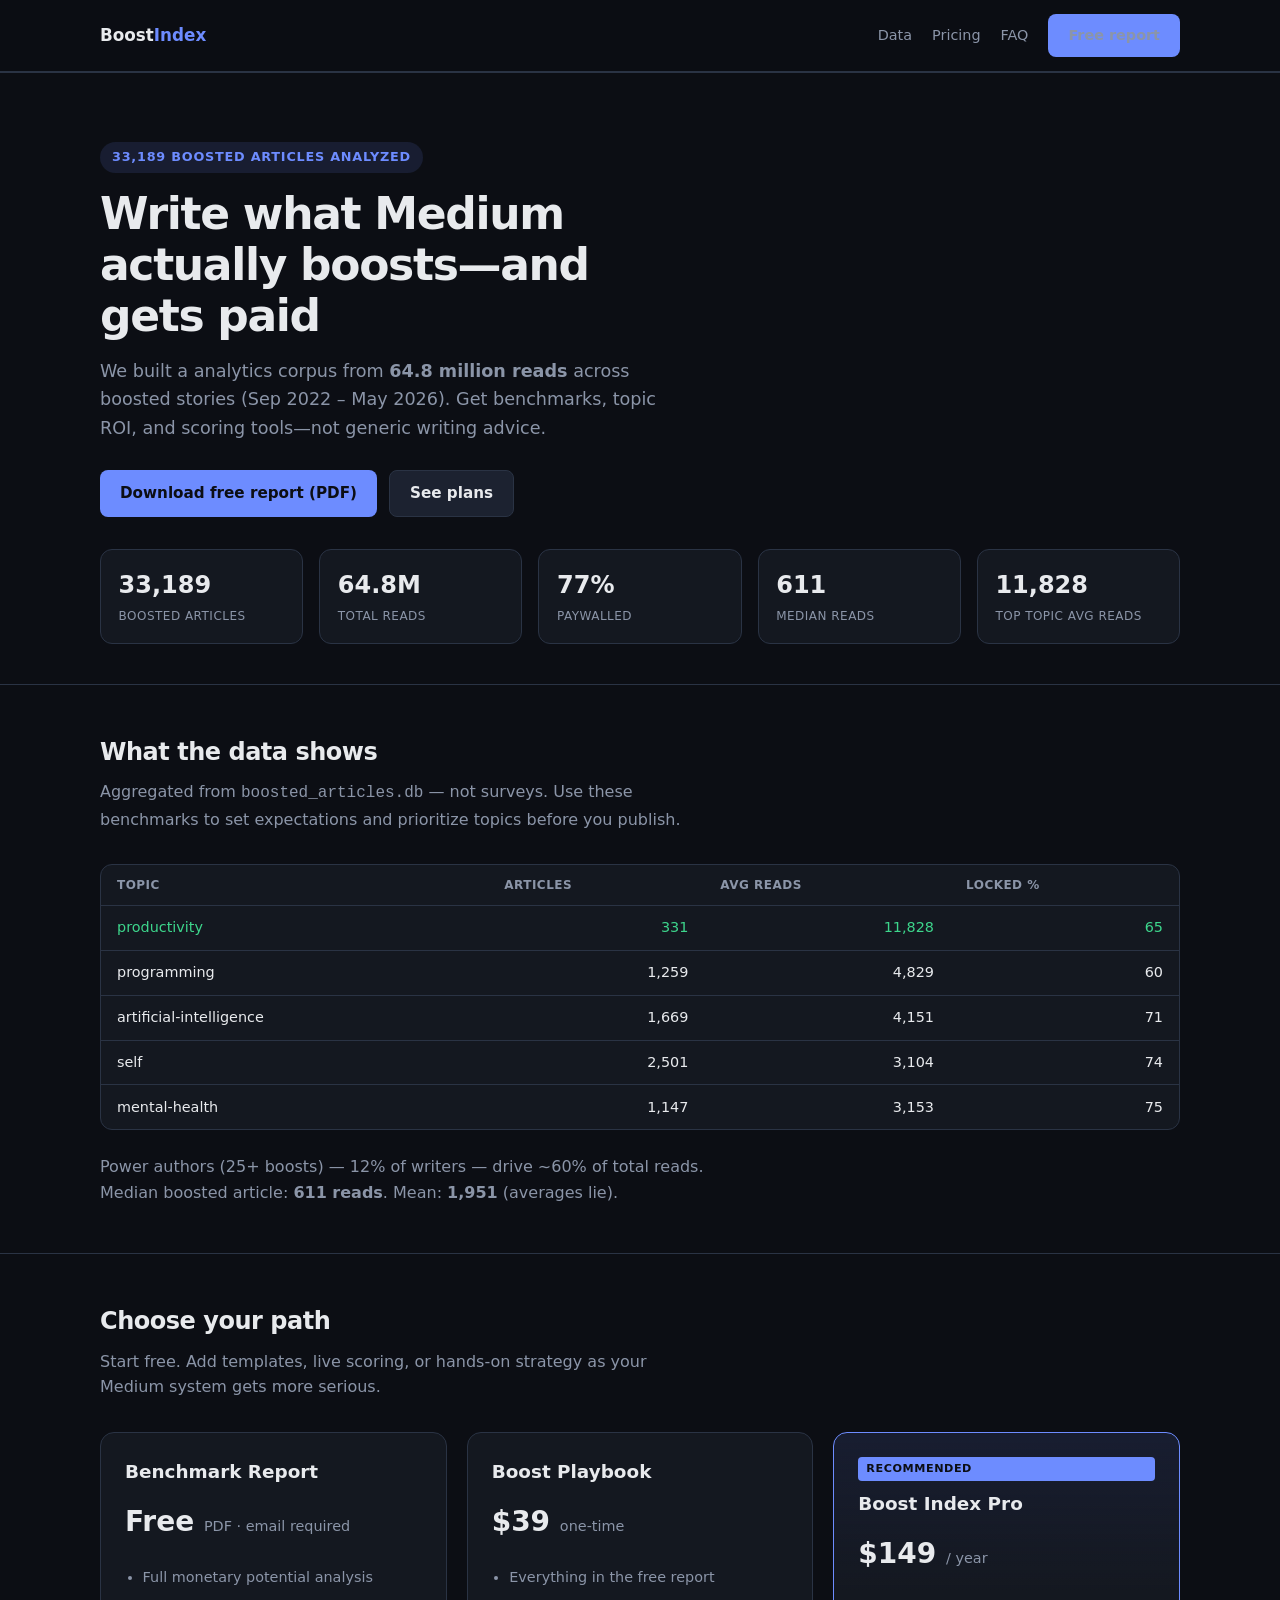
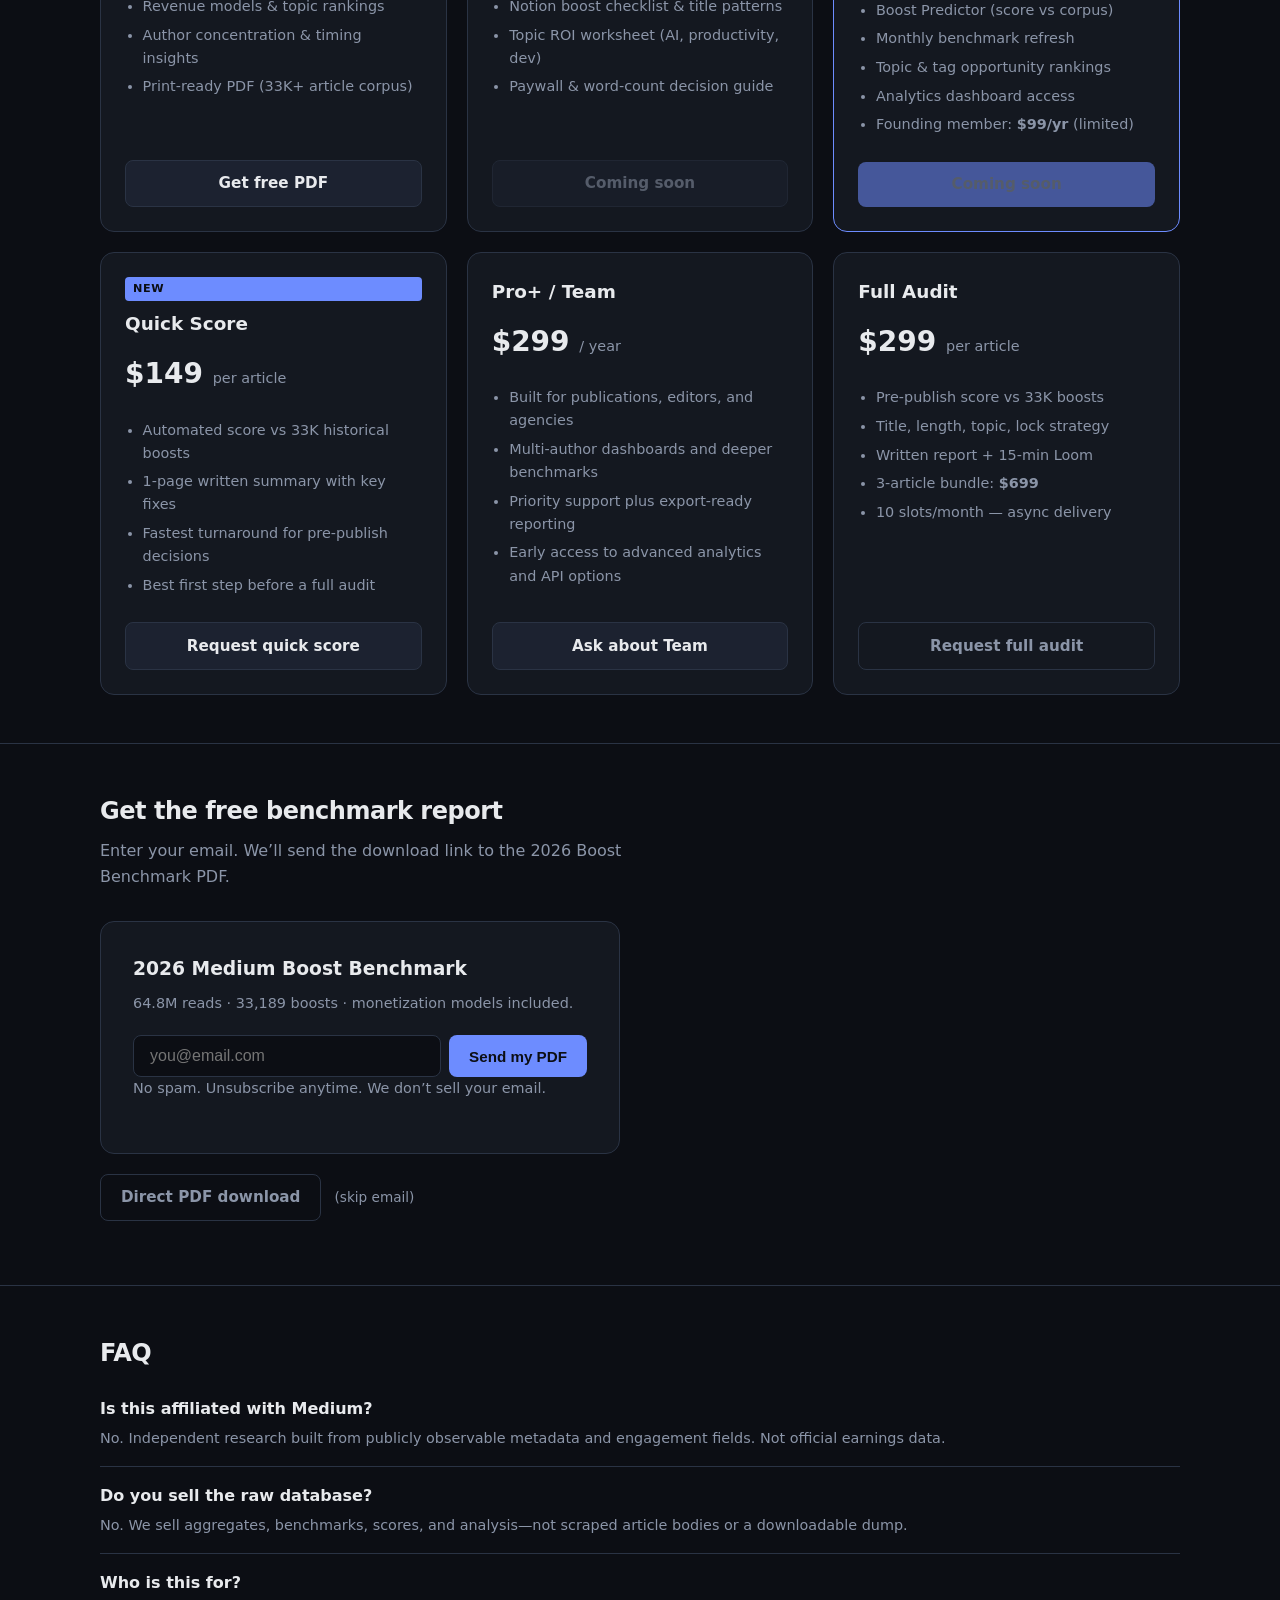
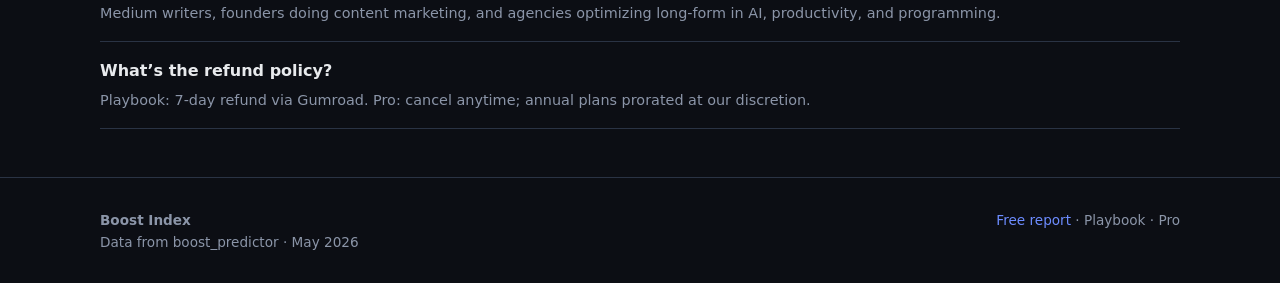
<file: landing/index.html>
<!DOCTYPE html>
<html lang="en">
<head>
  <meta charset="UTF-8">
  <meta name="viewport" content="width=device-width, initial-scale=1.0">
  <meta name="description" content="Benchmark report and tools built from 33,189 Medium boosts and 64.8M reads. Know what gets distributed—and what earns.">
  <title>Boost Index — Medium Boost Intelligence</title>
  <link rel="stylesheet" href="styles.css?v=20260525">
  <!--
    CONFIG: Edit landing/config.js before deploy (Gumroad URLs, Formspree endpoint).
  -->
  <script src="config.js?v=20260525" defer></script>
</head>
<body>

  <header class="site-header">
    <div class="container header-inner">
      <a class="logo" href="#">Boost<span>Index</span></a>
      <nav class="nav">
        <a class="hide-mobile" href="#proof">Data</a>
        <a class="hide-mobile" href="#pricing">Pricing</a>
        <a class="hide-mobile" href="#faq">FAQ</a>
        <a href="#lead" class="btn btn-primary">Free report</a>
      </nav>
    </div>
  </header>

  <main>
    <section class="hero">
      <div class="container">
        <p class="config-hint hide-print" id="configBanner" hidden>
          Developer: set <code>FORM_ENDPOINT</code> and Gumroad URLs in <code>landing/config.js</code>.
        </p>

        <p class="eyebrow" id="heroEyebrow">33,189 boosted articles analyzed</p>
        <h1>Write what Medium actually boosts—and gets paid</h1>
        <p class="hero-lead">
          We built a analytics corpus from <strong>64.8 million reads</strong> across boosted stories
          (Sep 2022 – May 2026). Get benchmarks, topic ROI, and scoring tools—not generic writing advice.
        </p>
        <div class="hero-cta">
          <a href="#lead" class="btn btn-primary">Download free report (PDF)</a>
          <a href="#pricing" class="btn btn-secondary">See plans</a>
        </div>

        <!-- BOOST_STATS_ROW:BEGIN -->
        <div class="stats-row">
          <div class="stat-card">
            <div class="val">33,189</div>
            <div class="lbl">Boosted articles</div>
          </div>
          <div class="stat-card">
            <div class="val">64.8M</div>
            <div class="lbl">Total reads</div>
          </div>
          <div class="stat-card">
            <div class="val">77%</div>
            <div class="lbl">Paywalled</div>
          </div>
          <div class="stat-card">
            <div class="val">611</div>
            <div class="lbl">Median reads</div>
          </div>
          <div class="stat-card">
            <div class="val">11,828</div>
            <div class="lbl">Top topic avg reads</div>
          </div>
        </div>
        <!-- BOOST_STATS_ROW:END -->
      </div>
    </section>

    <section id="proof">
      <div class="container">
        <h2 class="section-title">What the data shows</h2>
        <p class="section-sub">
          Aggregated from <code>boosted_articles.db</code> — not surveys. Use these benchmarks to set expectations
          and prioritize topics before you publish.
        </p>

        <div class="table-wrap">
          <table>
            <thead>
              <tr>
                <th>Topic</th>
                <th class="num">Articles</th>
                <th class="num">Avg reads</th>
                <th class="num">Locked %</th>
              </tr>
            </thead>
            <tbody>
              <!-- BOOST_TOPIC_ROWS:BEGIN -->
              <tr class="highlight-row">
                <td>productivity</td>
                <td class="num">331</td>
                <td class="num">11,828</td>
                <td class="num">65</td>
              </tr>
              <tr>
                <td>programming</td>
                <td class="num">1,259</td>
                <td class="num">4,829</td>
                <td class="num">60</td>
              </tr>
              <tr>
                <td>artificial-intelligence</td>
                <td class="num">1,669</td>
                <td class="num">4,151</td>
                <td class="num">71</td>
              </tr>
              <tr>
                <td>self</td>
                <td class="num">2,501</td>
                <td class="num">3,104</td>
                <td class="num">74</td>
              </tr>
              <tr>
                <td>mental-health</td>
                <td class="num">1,147</td>
                <td class="num">3,153</td>
                <td class="num">75</td>
              </tr>
              <!-- BOOST_TOPIC_ROWS:END -->
            </tbody>
          </table>
        </div>

        <p class="section-sub" style="margin-top: 1.5rem; margin-bottom: 0;">
          Power authors (25+ boosts) — 12% of writers — drive ~60% of total reads.
          Median boosted article: <strong>611 reads</strong>. Mean: <strong>1,951</strong> (averages lie).
        </p>
      </div>
    </section>

    <section id="pricing">
      <div class="container">
        <h2 class="section-title">Choose your path</h2>
        <p class="section-sub">Start free. Add templates, live scoring, or hands-on strategy as your Medium system gets more serious.</p>

        <div class="cards">
          <article class="card">
            <h3>Benchmark Report</h3>
            <p class="price">Free <small>PDF · email required</small></p>
            <ul>
              <li>Full monetary potential analysis</li>
              <li>Revenue models &amp; topic rankings</li>
              <li>Author concentration &amp; timing insights</li>
              <li>Print-ready PDF (33K+ article corpus)</li>
            </ul>
            <a href="#lead" class="btn btn-secondary">Get free PDF</a>
          </article>

          <article class="card">
            <h3>Boost Playbook</h3>
            <p class="price">$39 <small>one-time</small></p>
            <ul>
              <li>Everything in the free report</li>
              <li>Notion boost checklist &amp; title patterns</li>
              <li>Topic ROI worksheet (AI, productivity, dev)</li>
              <li>Paywall &amp; word-count decision guide</li>
            </ul>
            <a href="#" class="btn btn-secondary" id="linkPlaybook" target="_blank" rel="noopener">Buy on Gumroad</a>
          </article>

          <article class="card featured">
            <span class="badge">Recommended</span>
            <h3>Boost Index Pro</h3>
            <p class="price">$149 <small>/ year</small></p>
            <ul>
              <li>Boost Predictor (score vs corpus)</li>
              <li>Monthly benchmark refresh</li>
              <li>Topic &amp; tag opportunity rankings</li>
              <li>Analytics dashboard access</li>
              <li>Founding member: <strong>$99/yr</strong> (limited)</li>
            </ul>
            <a href="#" class="btn btn-primary" id="linkPro" target="_blank" rel="noopener">Join Pro — Gumroad</a>
          </article>

          <article class="card">
            <span class="badge">New</span>
            <h3>Quick Score</h3>
            <p class="price">$149 <small>per article</small></p>
            <ul>
              <li>Automated score vs 33K historical boosts</li>
              <li>1-page written summary with key fixes</li>
              <li>Fastest turnaround for pre-publish decisions</li>
              <li>Best first step before a full audit</li>
            </ul>
            <a href="mailto:hello@boosts.ninja?subject=Quick%20Score%20Request" class="btn btn-secondary">Request quick score</a>
          </article>

          <article class="card">
            <h3>Pro+ / Team</h3>
            <p class="price">$299 <small>/ year</small></p>
            <ul>
              <li>Built for publications, editors, and agencies</li>
              <li>Multi-author dashboards and deeper benchmarks</li>
              <li>Priority support plus export-ready reporting</li>
              <li>Early access to advanced analytics and API options</li>
            </ul>
            <a href="mailto:hello@boosts.ninja?subject=Boost%20Index%20Team%20Inquiry" class="btn btn-secondary">Ask about Team</a>
          </article>

          <article class="card">
            <h3>Full Audit</h3>
            <p class="price">$299 <small>per article</small></p>
            <ul>
              <li>Pre-publish score vs 33K boosts</li>
              <li>Title, length, topic, lock strategy</li>
              <li>Written report + 15-min Loom</li>
              <li>3-article bundle: <strong>$699</strong></li>
              <li>10 slots/month — async delivery</li>
            </ul>
            <a href="mailto:hello@boosts.ninja?subject=Full%20Audit%20Request" class="btn btn-ghost">Request full audit</a>
          </article>
        </div>
      </div>
    </section>

    <section id="lead">
      <div class="container">
        <h2 class="section-title">Get the free benchmark report</h2>
        <p class="section-sub">Enter your email. We’ll send the download link to the 2026 Boost Benchmark PDF.</p>

        <form class="lead-form" id="leadForm" action="#" method="POST">
          <h3>2026 Medium Boost Benchmark</h3>
          <p>64.8M reads · 33,189 boosts · monetization models included.</p>
          <div class="form-row">
            <input type="email" name="email" id="email" placeholder="you@email.com" required autocomplete="email">
            <button type="submit" class="btn btn-primary">Send my PDF</button>
          </div>
          <p class="form-note">No spam. Unsubscribe anytime. We don’t sell your email.</p>
          <p class="form-success" id="formSuccess" role="status"></p>
        </form>

        <p style="margin-top: 1.25rem;">
          <a href="assets/report.pdf" class="btn btn-ghost" id="directPdf" download>
            Direct PDF download
          </a>
          <span style="color: var(--muted); font-size: 0.85rem; margin-left: 0.5rem;">(skip email)</span>
        </p>
      </div>
    </section>

    <section id="faq">
      <div class="container">
        <h2 class="section-title">FAQ</h2>

        <div class="faq-item">
          <h4>Is this affiliated with Medium?</h4>
          <p>No. Independent research built from publicly observable metadata and engagement fields. Not official earnings data.</p>
        </div>
        <div class="faq-item">
          <h4>Do you sell the raw database?</h4>
          <p>No. We sell aggregates, benchmarks, scores, and analysis—not scraped article bodies or a downloadable dump.</p>
        </div>
        <div class="faq-item">
          <h4>Who is this for?</h4>
          <p>Medium writers, founders doing content marketing, and agencies optimizing long-form in AI, productivity, and programming.</p>
        </div>
        <div class="faq-item">
          <h4>What’s the refund policy?</h4>
          <p>Playbook: 7-day refund via Gumroad. Pro: cancel anytime; annual plans prorated at our discretion.</p>
        </div>
      </div>
    </section>
  </main>

  <footer class="site-footer">
    <div class="container footer-inner">
      <div>
        <strong>Boost Index</strong><br>
        Data from boost_predictor · May 2026
      </div>
      <div class="hide-print">
        <a href="#lead">Free report</a> ·
        <a href="#" id="linkPlaybookFooter" target="_blank" rel="noopener">Playbook</a> ·
        <a href="#" id="linkProFooter" target="_blank" rel="noopener">Pro</a>
      </div>
    </div>
  </footer>

  <script src="app.js?v=20260525"></script>
</body>
</html>
</file>
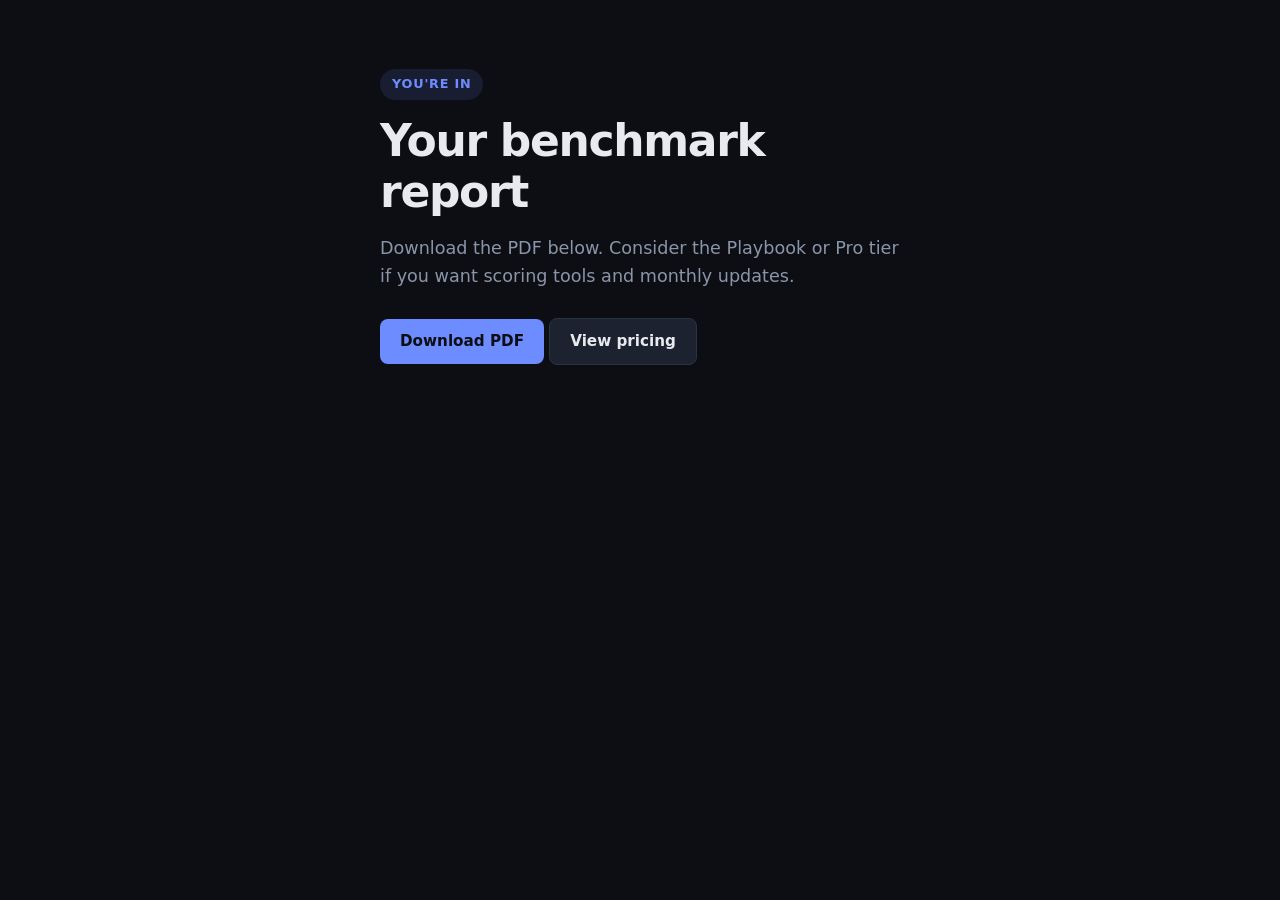
<file: landing/thank-you.html>
<!DOCTYPE html>
<html lang="en">
<head>
  <meta charset="UTF-8">
  <meta name="viewport" content="width=device-width, initial-scale=1.0">
  <title>Thank you — Boost Index</title>
  <link rel="stylesheet" href="styles.css?v=20260525">
  <script src="config.js?v=20260525" defer></script>
</head>
<body>
  <main class="hero">
    <div class="container" style="max-width: 520px;">
      <p class="eyebrow">You're in</p>
      <h1>Your benchmark report</h1>
      <p class="hero-lead">Download the PDF below. Consider the Playbook or Pro tier if you want scoring tools and monthly updates.</p>
      <p>
        <a href="../Boosted_Articles_Monetary_Report.pdf" class="btn btn-primary" id="pdfLink" download>Download PDF</a>
        <a href="index.html#pricing" class="btn btn-secondary">View pricing</a>
      </p>
    </div>
  </main>
  <script>
    document.addEventListener('DOMContentLoaded', function () {
      var cfg = window.BOOST_INDEX_CONFIG || {};
      var link = document.getElementById('pdfLink');
      if (link && cfg.PDF_PATH) link.href = cfg.PDF_PATH;
    });
  </script>
</body>
</html>
</file>
<file: landing/styles.css>
:root {
  --bg: #0c0e14;
  --surface: #141820;
  --surface2: #1c2230;
  --border: #2a3344;
  --text: #e8eaed;
  --muted: #8b95a8;
  --accent: #6d8cff;
  --accent-dim: rgba(109, 140, 255, 0.12);
  --success: #3dd68c;
  --warning: #e8b84a;
  --max: 1080px;
  --font: 'Segoe UI', system-ui, -apple-system, sans-serif;
}

*,
*::before,
*::after {
  box-sizing: border-box;
}

html {
  scroll-behavior: smooth;
}

body {
  margin: 0;
  font-family: var(--font);
  font-size: 1rem;
  line-height: 1.6;
  color: var(--text);
  background: var(--bg);
}

a {
  color: var(--accent);
  text-decoration: none;
}

a:hover {
  text-decoration: underline;
}

.container {
  width: min(var(--max), 100% - 2rem);
  margin-inline: auto;
}

/* Header */
.site-header {
  position: sticky;
  top: 0;
  z-index: 100;
  border-bottom: 1px solid var(--border);
  background: rgba(12, 14, 20, 0.92);
  backdrop-filter: blur(8px);
}

.header-inner {
  display: flex;
  align-items: center;
  justify-content: space-between;
  padding: 0.85rem 0;
  gap: 1rem;
}

.logo {
  font-weight: 700;
  font-size: 1.05rem;
  color: var(--text);
  text-decoration: none;
}

.logo span {
  color: var(--accent);
}

.nav {
  display: flex;
  gap: 1.25rem;
  align-items: center;
  flex-wrap: wrap;
}

.nav a {
  color: var(--muted);
  font-size: 0.9rem;
  text-decoration: none;
}

.nav a:hover {
  color: var(--text);
}

/* Buttons */
.btn {
  display: inline-flex;
  align-items: center;
  justify-content: center;
  gap: 0.4rem;
  padding: 0.65rem 1.25rem;
  border-radius: 8px;
  font-weight: 600;
  font-size: 0.95rem;
  border: none;
  cursor: pointer;
  text-decoration: none;
  transition: opacity 0.15s, transform 0.15s;
}

.btn:hover {
  text-decoration: none;
  opacity: 0.92;
  transform: translateY(-1px);
}

.btn.is-disabled,
.btn[aria-disabled='true'] {
  opacity: 0.55;
  cursor: not-allowed;
  pointer-events: none;
  transform: none;
}

.btn.is-disabled:hover,
.btn[aria-disabled='true']:hover {
  opacity: 0.55;
  transform: none;
}

a.is-disabled,
a[aria-disabled='true'] {
  color: var(--muted);
  pointer-events: none;
  text-decoration: none;
}

.btn-primary {
  background: var(--accent);
  color: #0c0e14;
}

.btn-secondary {
  background: var(--surface2);
  color: var(--text);
  border: 1px solid var(--border);
}

.btn-ghost {
  background: transparent;
  color: var(--muted);
  border: 1px solid var(--border);
}

/* Hero */
.hero {
  padding: 3.5rem 0 2.5rem;
}

.eyebrow {
  display: inline-block;
  font-size: 0.8rem;
  font-weight: 600;
  text-transform: uppercase;
  letter-spacing: 0.06em;
  color: var(--accent);
  background: var(--accent-dim);
  padding: 0.35rem 0.75rem;
  border-radius: 999px;
  margin-bottom: 1rem;
}

.hero h1 {
  font-size: clamp(1.85rem, 4vw, 2.75rem);
  line-height: 1.15;
  letter-spacing: -0.03em;
  margin: 0 0 1rem;
  max-width: 18ch;
}

.hero-lead {
  font-size: 1.1rem;
  color: var(--muted);
  max-width: 52ch;
  margin: 0 0 1.75rem;
}

.hero-cta {
  display: flex;
  flex-wrap: wrap;
  gap: 0.75rem;
  margin-bottom: 2rem;
}

.stats-row {
  display: grid;
  grid-template-columns: repeat(auto-fit, minmax(140px, 1fr));
  gap: 1rem;
}

.stat-card {
  background: var(--surface);
  border: 1px solid var(--border);
  border-radius: 12px;
  padding: 1rem 1.1rem;
}

.stat-card .val {
  font-size: 1.5rem;
  font-weight: 700;
  color: var(--text);
}

.stat-card .lbl {
  font-size: 0.75rem;
  color: var(--muted);
  text-transform: uppercase;
  letter-spacing: 0.04em;
  margin-top: 0.2rem;
}

/* Sections */
section {
  padding: 3rem 0;
  border-top: 1px solid var(--border);
}

.section-title {
  font-size: 1.5rem;
  margin: 0 0 0.5rem;
  letter-spacing: -0.02em;
}

.section-sub {
  color: var(--muted);
  margin: 0 0 2rem;
  max-width: 60ch;
}

/* Cards grid */
.cards {
  display: grid;
  grid-template-columns: repeat(auto-fit, minmax(280px, 1fr));
  gap: 1.25rem;
}

.card {
  background: var(--surface);
  border: 1px solid var(--border);
  border-radius: 14px;
  padding: 1.5rem;
  display: flex;
  flex-direction: column;
}

.card.featured {
  border-color: var(--accent);
  background: linear-gradient(180deg, var(--accent-dim) 0%, var(--surface) 40%);
}

.card h3 {
  margin: 0 0 0.35rem;
  font-size: 1.15rem;
}

.card .price {
  font-size: 1.75rem;
  font-weight: 700;
  margin: 0.5rem 0 1rem;
}

.card .price small {
  font-size: 0.9rem;
  font-weight: 400;
  color: var(--muted);
}

.card ul {
  margin: 0 0 1.25rem;
  padding-left: 1.1rem;
  color: var(--muted);
  font-size: 0.9rem;
  flex: 1;
}

.card ul li {
  margin: 0.35rem 0;
}

.card .btn {
  width: 100%;
  margin-top: auto;
}

.badge {
  display: inline-block;
  font-size: 0.7rem;
  font-weight: 600;
  text-transform: uppercase;
  letter-spacing: 0.05em;
  background: var(--accent);
  color: #0c0e14;
  padding: 0.2rem 0.5rem;
  border-radius: 4px;
  margin-bottom: 0.5rem;
}

/* Proof / topics table */
.table-wrap {
  overflow-x: auto;
  border: 1px solid var(--border);
  border-radius: 12px;
  background: var(--surface);
}

table {
  width: 100%;
  border-collapse: collapse;
  font-size: 0.9rem;
}

th,
td {
  padding: 0.65rem 1rem;
  text-align: left;
  border-bottom: 1px solid var(--border);
}

th {
  color: var(--muted);
  font-weight: 600;
  font-size: 0.75rem;
  text-transform: uppercase;
  letter-spacing: 0.04em;
}

td.num {
  text-align: right;
  font-variant-numeric: tabular-nums;
}

tr:last-child td {
  border-bottom: none;
}

.highlight-row td {
  color: var(--success);
}

/* Email form */
.lead-form {
  background: var(--surface);
  border: 1px solid var(--border);
  border-radius: 14px;
  padding: 2rem;
  max-width: 520px;
}

.lead-form h3 {
  margin: 0 0 0.5rem;
}

.lead-form p {
  color: var(--muted);
  font-size: 0.9rem;
  margin: 0 0 1.25rem;
}

.form-row {
  display: flex;
  flex-wrap: wrap;
  gap: 0.5rem;
}

.form-row input[type='email'] {
  flex: 1 1 200px;
  min-width: 0;
  padding: 0.7rem 1rem;
  border-radius: 8px;
  border: 1px solid var(--border);
  background: var(--bg);
  color: var(--text);
  font-size: 1rem;
}

.form-row input:focus {
  outline: 2px solid var(--accent);
  outline-offset: 0;
}

.form-note {
  font-size: 0.75rem;
  color: var(--muted);
  margin-top: 0.75rem;
}

.form-success {
  display: none;
  color: var(--success);
  font-weight: 600;
  margin-top: 1rem;
}

.form-success.visible {
  display: block;
}

/* FAQ */
.faq-item {
  border-bottom: 1px solid var(--border);
  padding: 1rem 0;
}

.faq-item h4 {
  margin: 0 0 0.35rem;
  font-size: 1rem;
}

.faq-item p {
  margin: 0;
  color: var(--muted);
  font-size: 0.9rem;
}

/* Footer */
.site-footer {
  padding: 2rem 0;
  border-top: 1px solid var(--border);
  color: var(--muted);
  font-size: 0.85rem;
}

.footer-inner {
  display: flex;
  flex-wrap: wrap;
  justify-content: space-between;
  gap: 1rem;
}

/* Config banner (dev) */
.config-hint {
  background: var(--surface2);
  border: 1px dashed var(--border);
  border-radius: 8px;
  padding: 0.75rem 1rem;
  font-size: 0.8rem;
  color: var(--muted);
  margin-bottom: 2rem;
}

.config-hint code {
  color: var(--warning);
  font-size: 0.85em;
}

@media (max-width: 640px) {
  .nav .hide-mobile {
    display: none;
  }

  .hero {
    padding-top: 2rem;
  }
}

@media print {
  .site-header,
  .config-hint,
  .lead-form,
  .site-footer .hide-print {
    display: none;
  }
}
</file>
